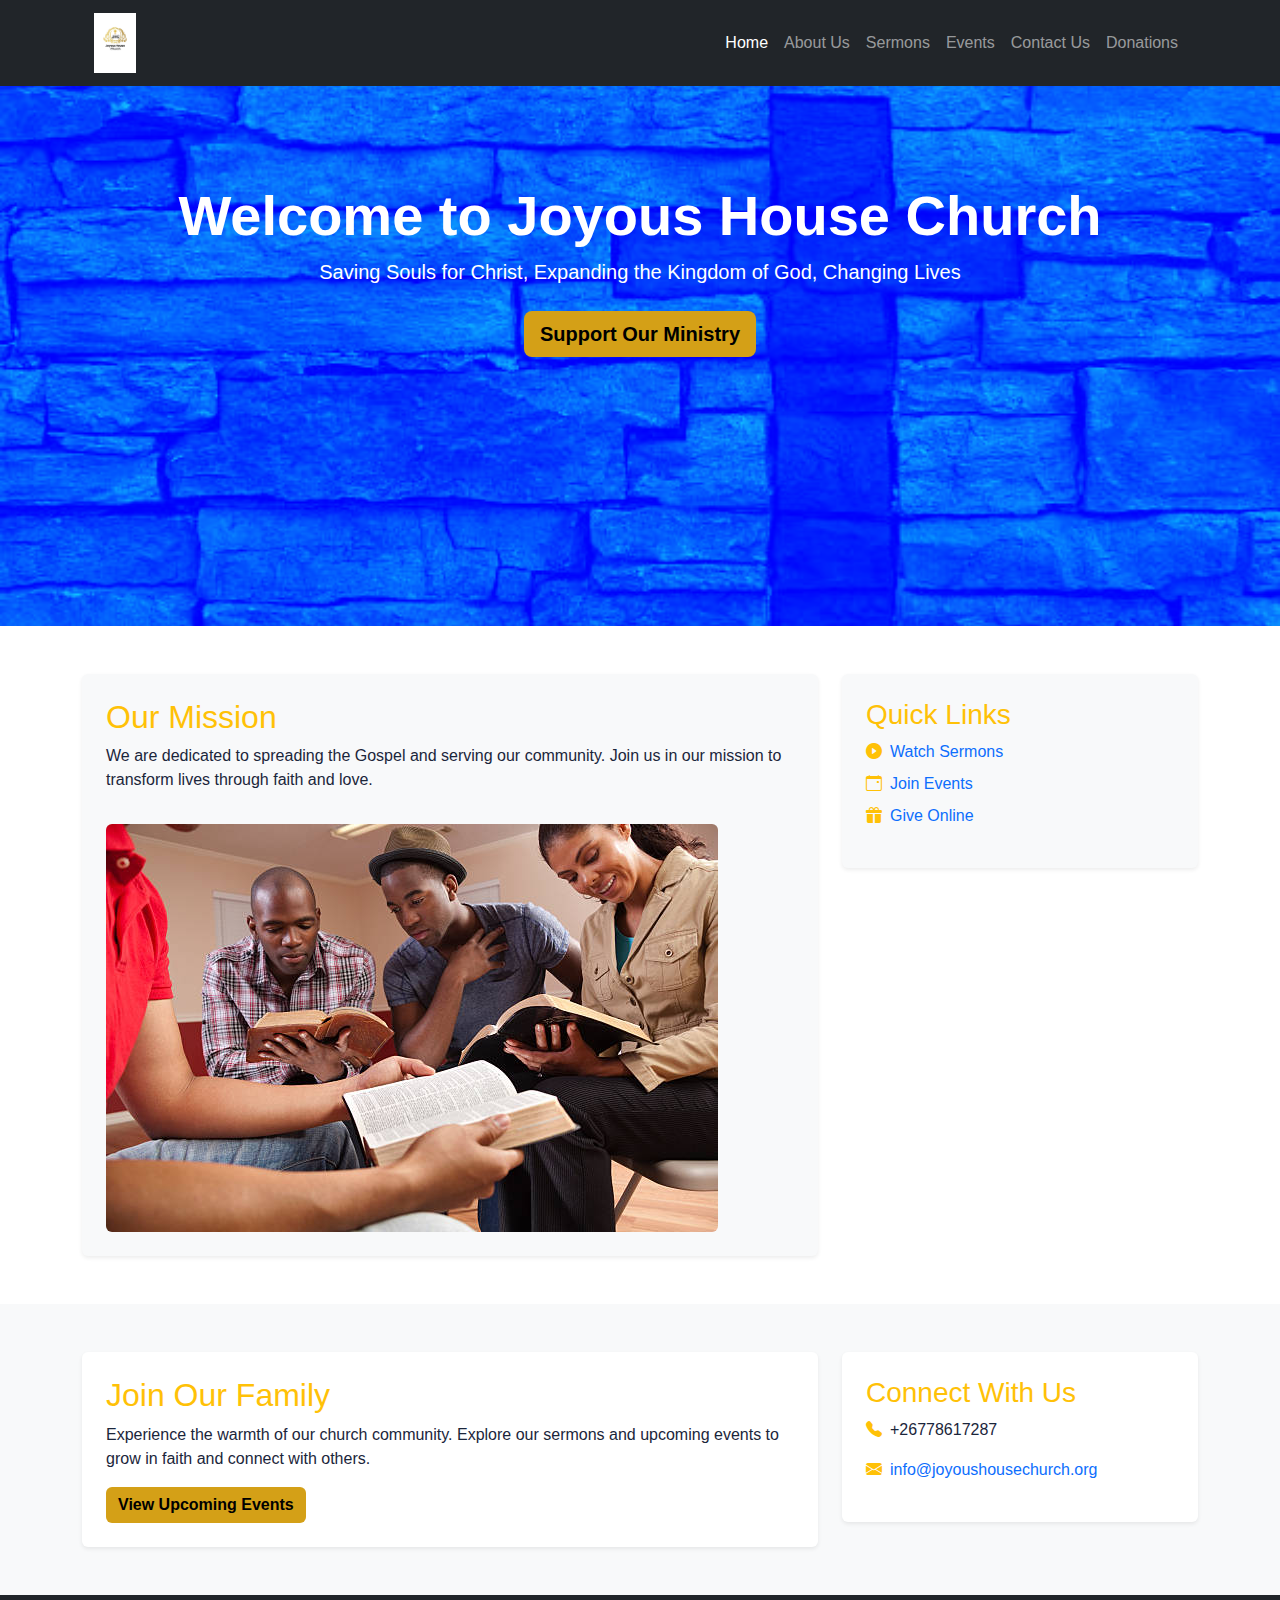
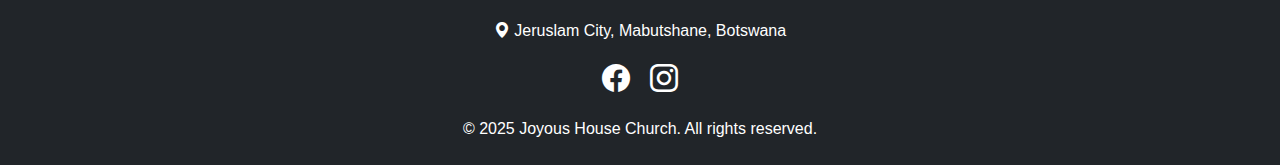
<file: index.html>
<!DOCTYPE html>
<html lang="en">
<head>
    <meta charset="UTF-8">
    <meta name="viewport" content="width=device-width, initial-scale=1.0">
    <title>Joyous House Church</title>
    
    <link href="https://cdn.jsdelivr.net/npm/bootstrap@5.3.0/dist/css/bootstrap.min.css" rel="stylesheet">
   
    <link rel="stylesheet" href="https://cdn.jsdelivr.net/npm/bootstrap-icons@1.10.0/font/bootstrap-icons.css">
    
    <link rel="stylesheet" href="styles.css">
</head>
<body>
    
    <header class="bg-dark">
        <div class="container">
            <nav class="navbar navbar-expand-lg navbar-dark">
                <div class="container-fluid">
                    <a class="navbar-brand" href="index.html">
                        <img src="images/logo.jpg" alt="Joyous House Church Logo" height="60">
                    </a>
                    <button class="navbar-toggler" type="button" data-bs-toggle="collapse" data-bs-target="#navbarNav">
                        <span class="navbar-toggler-icon"></span>
                    </button>
                    <div class="collapse navbar-collapse" id="navbarNav">
                        <ul class="navbar-nav ms-auto">
                            <li class="nav-item"><a class="nav-link active" href="index.html">Home</a></li>
                            <li class="nav-item"><a class="nav-link" href="aboutus.html">About Us</a></li>
                            <li class="nav-item"><a class="nav-link" href="sermons.html">Sermons</a></li>
                            <li class="nav-item"><a class="nav-link" href="events.html">Events</a></li>
                            <li class="nav-item"><a class="nav-link" href="contactus.html">Contact Us</a></li>
                            <li class="nav-item"><a class="nav-link" href="donations.html">Donations</a></li>
                        </ul>
                    </div>
                </div>
            </nav>
        </div>
    </header>

   
    <section class="hero bg-primary text-white text-center py-5" style="background: url('images/hero-bg.jpg') no-repeat center center/cover;">
        <div class="container py-5">
            <h1 class="display-4 fw-bold">Welcome to Joyous House Church</h1>
            <p class="lead mb-4">Saving Souls for Christ, Expanding the Kingdom of God, Changing Lives</p>
            <a href="donations.html" class="btn btn-warning btn-lg">Support Our Ministry</a>
        </div>
    </section>
    <section class="mission py-5">
        <div class="container">
            <div class="row g-4">
                <div class="col-lg-8">
                    <div class="p-4 bg-light rounded shadow-sm">
                        <h2 class="text-warning">Our Mission</h2>
                        <p>We are dedicated to spreading the Gospel and serving our community. Join us in our mission to transform lives through faith and love.</p>
                        <img src="images/community.jpg" alt="Community Gathering" class="img-fluid rounded mt-3">
                    </div>
                </div>
                <aside class="col-lg-4">
                    <div class="p-4 bg-light rounded shadow-sm">
                        <h3 class="text-warning">Quick Links</h3>
                        <ul class="list-unstyled">
                            <li class="mb-2"><a href="sermons.html" class="text-decoration-none"><i class="bi bi-play-circle-fill text-warning me-2"></i>Watch Sermons</a></li>
                            <li class="mb-2"><a href="events.html" class="text-decoration-none"><i class="bi bi-calendar-event text-warning me-2"></i>Join Events</a></li>
                            <li><a href="donations.html" class="text-decoration-none"><i class="bi bi-gift-fill text-warning me-2"></i>Give Online</a></li>
                        </ul>
                    </div>
                </aside>
            </div>
        </div>
    </section>
    <section class="welcome py-5 bg-light">
        <div class="container">
            <div class="row g-4">
                <div class="col-lg-8">
                    <div class="p-4 bg-white rounded shadow-sm">
                        <h2 class="text-warning">Join Our Family</h2>
                        <p>Experience the warmth of our church community. Explore our sermons and upcoming events to grow in faith and connect with others.</p>
                        <a href="events.html" class="btn btn-warning">View Upcoming Events</a>
                    </div>
                </div>
                <aside class="col-lg-4">
                    <div class="p-4 bg-white rounded shadow-sm">
                        <h3 class="text-warning">Connect With Us</h3>
                        <p><i class="bi bi-telephone-fill text-warning me-2"></i>+26778617287</p>
                        <p><i class="bi bi-envelope-fill text-warning me-2"></i><a href="mailto:info@joyoushousechurch.org" class="text-decoration-none">info@joyoushousechurch.org</a></p>
                    </div>
                </aside>
            </div>
        </div>
    </section>

    
    <footer class="bg-dark text-white py-4">
        <div class="container text-center">
            <p><i class="bi bi-geo-alt-fill"></i> Jeruslam City, Mabutshane, Botswana</p>
            <div class="socials my-3">
                <a href="https://facebook.com" target="_blank" class="text-white mx-2"><i class="bi bi-facebook fs-3"></i></a>
                <a href="https://instagram.com" target="_blank" class="text-white mx-2"><i class="bi bi-instagram fs-3"></i></a>
            </div>
            <p class="mb-0">© 2025 Joyous House Church. All rights reserved.</p>
        </div>
    </footer>
    <script src="https://cdn.jsdelivr.net/npm/bootstrap@5.3.0/dist/js/bootstrap.bundle.min.js"></script>
    <script src="scripts.js"></script>
</body>
</html>
</html>
</file>
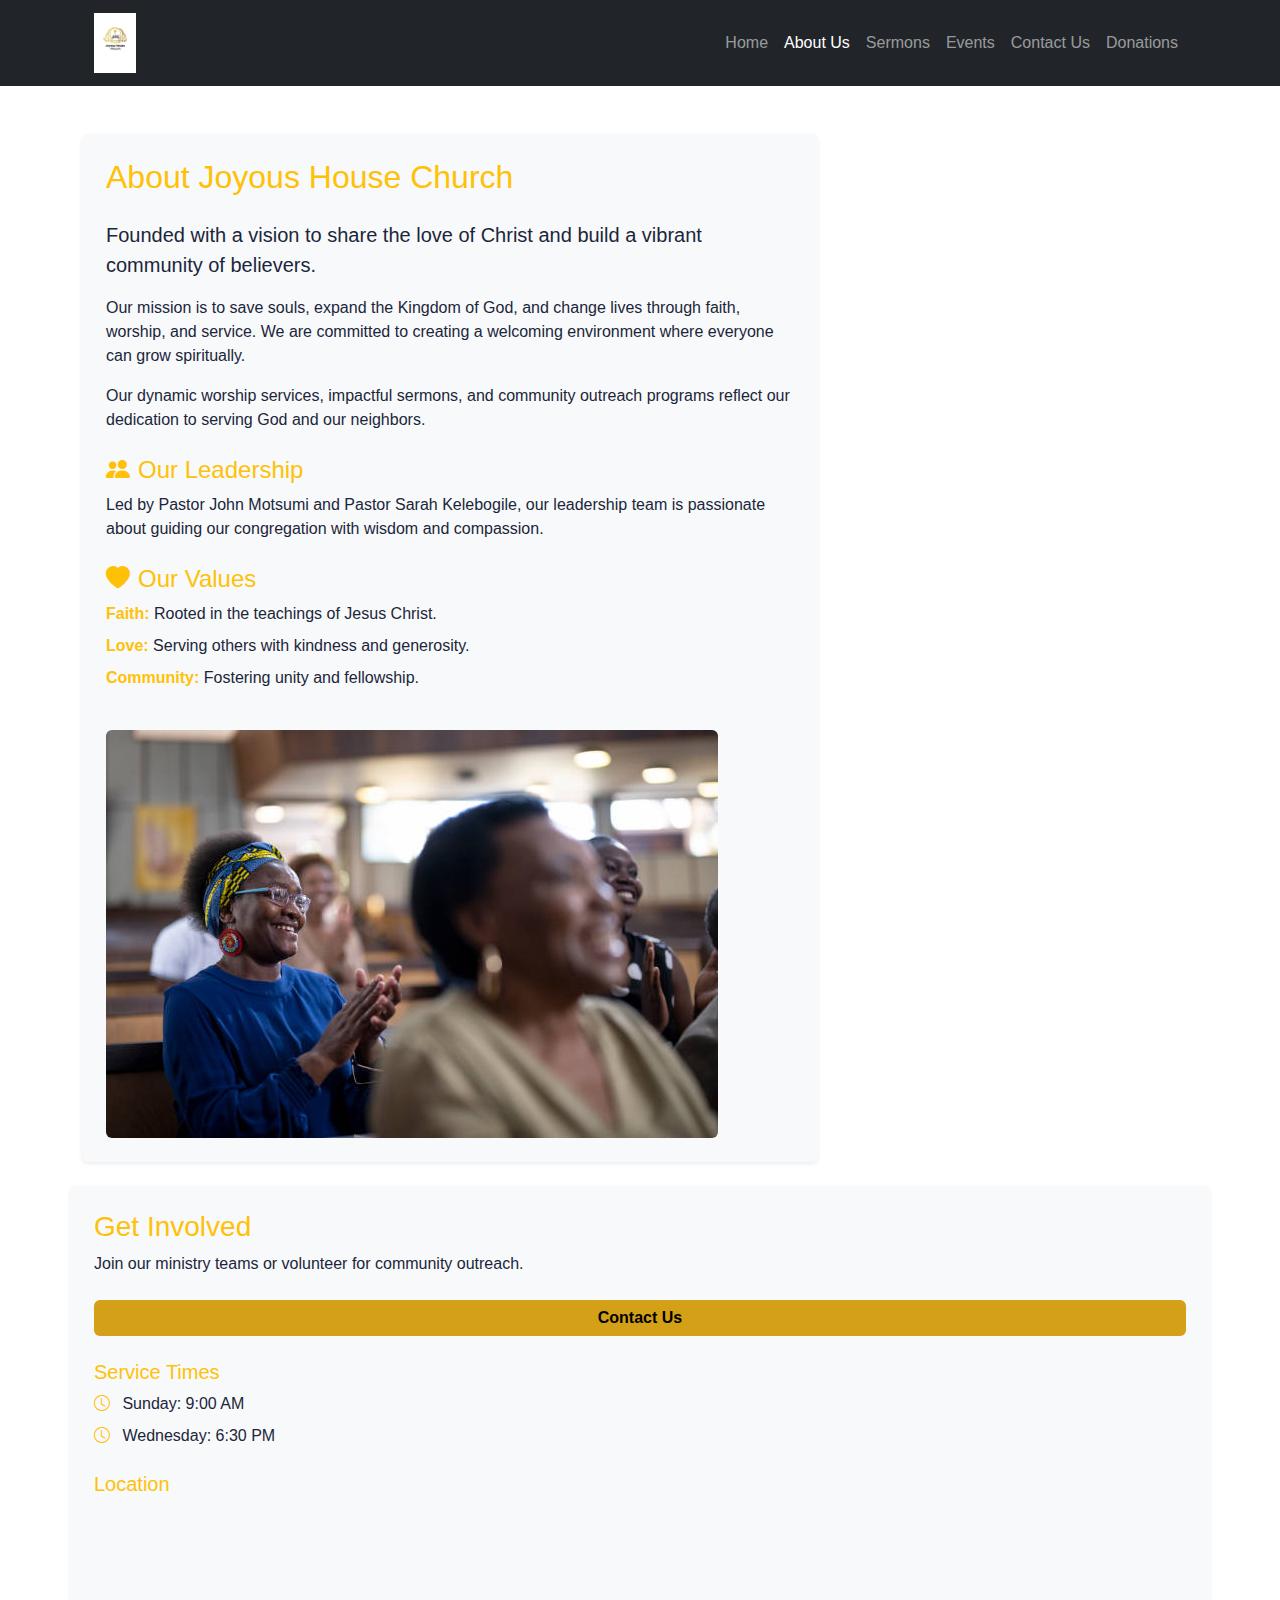
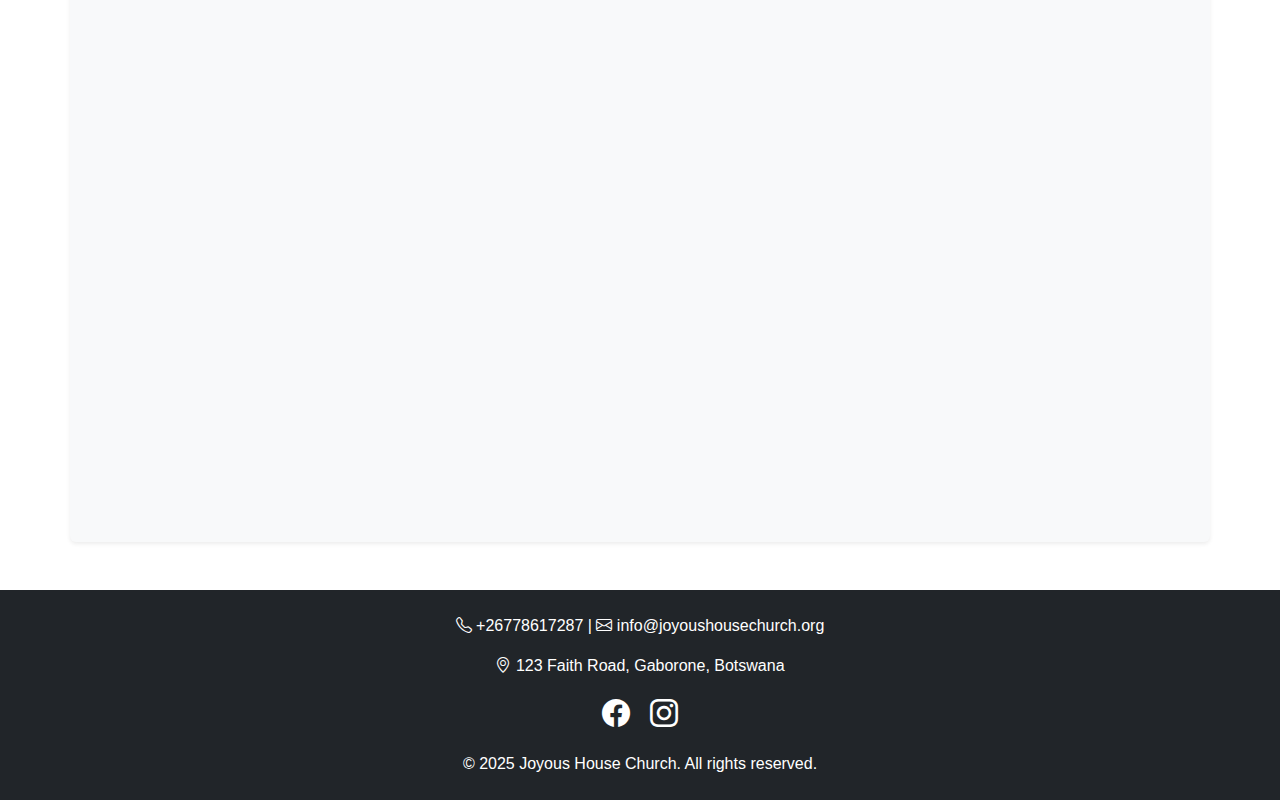
<file: aboutus.html>
<!DOCTYPE html>
<html lang="en">
<head>
    <meta charset="UTF-8">
    <meta name="viewport" content="width=device-width, initial-scale=1.0">
    <title>About Us - Joyous House Church</title>
   
    <link href="https://cdn.jsdelivr.net/npm/bootstrap@5.3.0/dist/css/bootstrap.min.css" rel="stylesheet">
   
    <link rel="stylesheet" href="https://cdn.jsdelivr.net/npm/bootstrap-icons@1.10.0/font/bootstrap-icons.css">
   
    <link rel="stylesheet" href="styles.css">
</head>
<body>
   
    <header class="bg-dark sticky-top">
        <div class="container">
            <nav class="navbar navbar-expand-lg navbar-dark">
                <div class="container-fluid">
                    <a class="navbar-brand" href="index.html">
                        <img src="images/logo.jpg" alt="Joyous House Church Logo" height="60">
                    </a>
                    <button class="navbar-toggler" type="button" data-bs-toggle="collapse" data-bs-target="#navbarNav">
                        <span class="navbar-toggler-icon"></span>
                    </button>
                    <div class="collapse navbar-collapse" id="navbarNav">
                        <ul class="navbar-nav ms-auto">
                            <li class="nav-item"><a class="nav-link" href="index.html">Home</a></li>
                            <li class="nav-item"><a class="nav-link active" href="aboutus.html">About Us</a></li>
                            <li class="nav-item"><a class="nav-link" href="sermons.html">Sermons</a></li>
                            <li class="nav-item"><a class="nav-link" href="events.html">Events</a></li>
                            <li class="nav-item"><a class="nav-link" href="contactus.html">Contact Us</a></li>
                            <li class="nav-item"><a class="nav-link" href="donations.html">Donations</a></li>
                        </ul>
                    </div>
                </div>
            </nav>
        </div>
    </header>

    <main class="py-5">
        <section class="about-content">
            <div class="container">
                <div class="row g-4">
                   
                    <div class="col-lg-8">
                        <div class="p-4 bg-light rounded shadow-sm">
                            <h2 class="text-warning mb-4">About Joyous House Church</h2>
                            <p class="lead">Founded with a vision to share the love of Christ and build a vibrant community of believers.</p>
                            
                            <div class="mb-4">
                                <p>Our mission is to save souls, expand the Kingdom of God, and change lives through faith, worship, and service. We are committed to creating a welcoming environment where everyone can grow spiritually.</p>
                                <p>Our dynamic worship services, impactful sermons, and community outreach programs reflect our dedication to serving God and our neighbors.</p>
                            </div>

                            <div class="mb-4">
                                <h3 class="text-warning h4"><i class="bi bi-people-fill me-2"></i>Our Leadership</h3>
                                <p>Led by Pastor John Motsumi and Pastor Sarah Kelebogile, our leadership team is passionate about guiding our congregation with wisdom and compassion.</p>
                            </div>

                            <div class="mb-4">
                                <h3 class="text-warning h4"><i class="bi bi-heart-fill me-2"></i>Our Values</h3>
                                <ul class="list-unstyled">
                                    <li class="mb-2"><strong class="text-warning">Faith:</strong> Rooted in the teachings of Jesus Christ.</li>
                                    <li class="mb-2"><strong class="text-warning">Love:</strong> Serving others with kindness and generosity.</li>
                                    <li><strong class="text-warning">Community:</strong> Fostering unity and fellowship.</li>
                                </ul>
                            </div>

                            <img src="images/church-service.jpg" alt="Church Service" class="img-fluid rounded mt-3">
                        </div>
                    </div
                    <aside class="col-lg-4">
                        <div class="p-4 bg-light rounded shadow-sm">
                            <h3 class="text-warning">Get Involved</h3>
                            <p class="mb-4">Join our ministry teams or volunteer for community outreach.</p>
                            <a href="contactus.html" class="btn btn-warning w-100">Contact Us</a>
                            
                            <div class="mt-4">
                                <h4 class="text-warning h5">Service Times</h4>
                                <ul class="list-unstyled">
                                    <li class="mb-2"><i class="bi bi-clock text-warning me-2"></i> Sunday: 9:00 AM</li>
                                    <li><i class="bi bi-clock text-warning me-2"></i> Wednesday: 6:30 PM</li>
                                </ul>
                            </div>
                            
                            <div class="mt-4">
                                <h4 class="text-warning h5">Location</h4>
                                <div class="ratio ratio-16x9">
                                    <iframe src="https://www.google.com/maps/embed?pb=!1m18!1m12!1m3!1d3599.123456789012!2d25.987654321!3d-24.123456789!2m3!1f0!2f0!3f0!3m2!1i1024!2i768!4f13.1!3m3!1m2!1s0x0%3A0x0!2zMjTCsDA3JzI0LjQiUyAyNcKwNTknMTUuNiJF!5e0!3m2!1sen!2sbw!4v1234567890123!5m2!1sen!2sbw" allowfullscreen="" loading="lazy"></iframe>
                                </div>
                            </div>
                        </div>
                    </aside>
                </div>
            </div>
        </section>
    </main>
    <footer class="bg-dark text-white py-4">
        <div class="container text-center">
            <p><i class="bi bi-telephone"></i> +26778617287 | <i class="bi bi-envelope"></i> info@joyoushousechurch.org</p>
            <p><i class="bi bi-geo-alt"></i> 123 Faith Road, Gaborone, Botswana</p>
            <div class="socials my-3">
                <a href="https://facebook.com" target="_blank" class="text-white mx-2"><i class="bi bi-facebook fs-3"></i></a>
                <a href="https://instagram.com" target="_blank" class="text-white mx-2"><i class="bi bi-instagram fs-3"></i></a>
            </div>
            <p class="mb-0">© 2025 Joyous House Church. All rights reserved.</p>
        </div>
    </footer>
    <script src="https://cdn.jsdelivr.net/npm/bootstrap@5.3.0/dist/js/bootstrap.bundle.min.js"></script>
    <script src="scripts.js"></script>
</body>
</html>
</file>
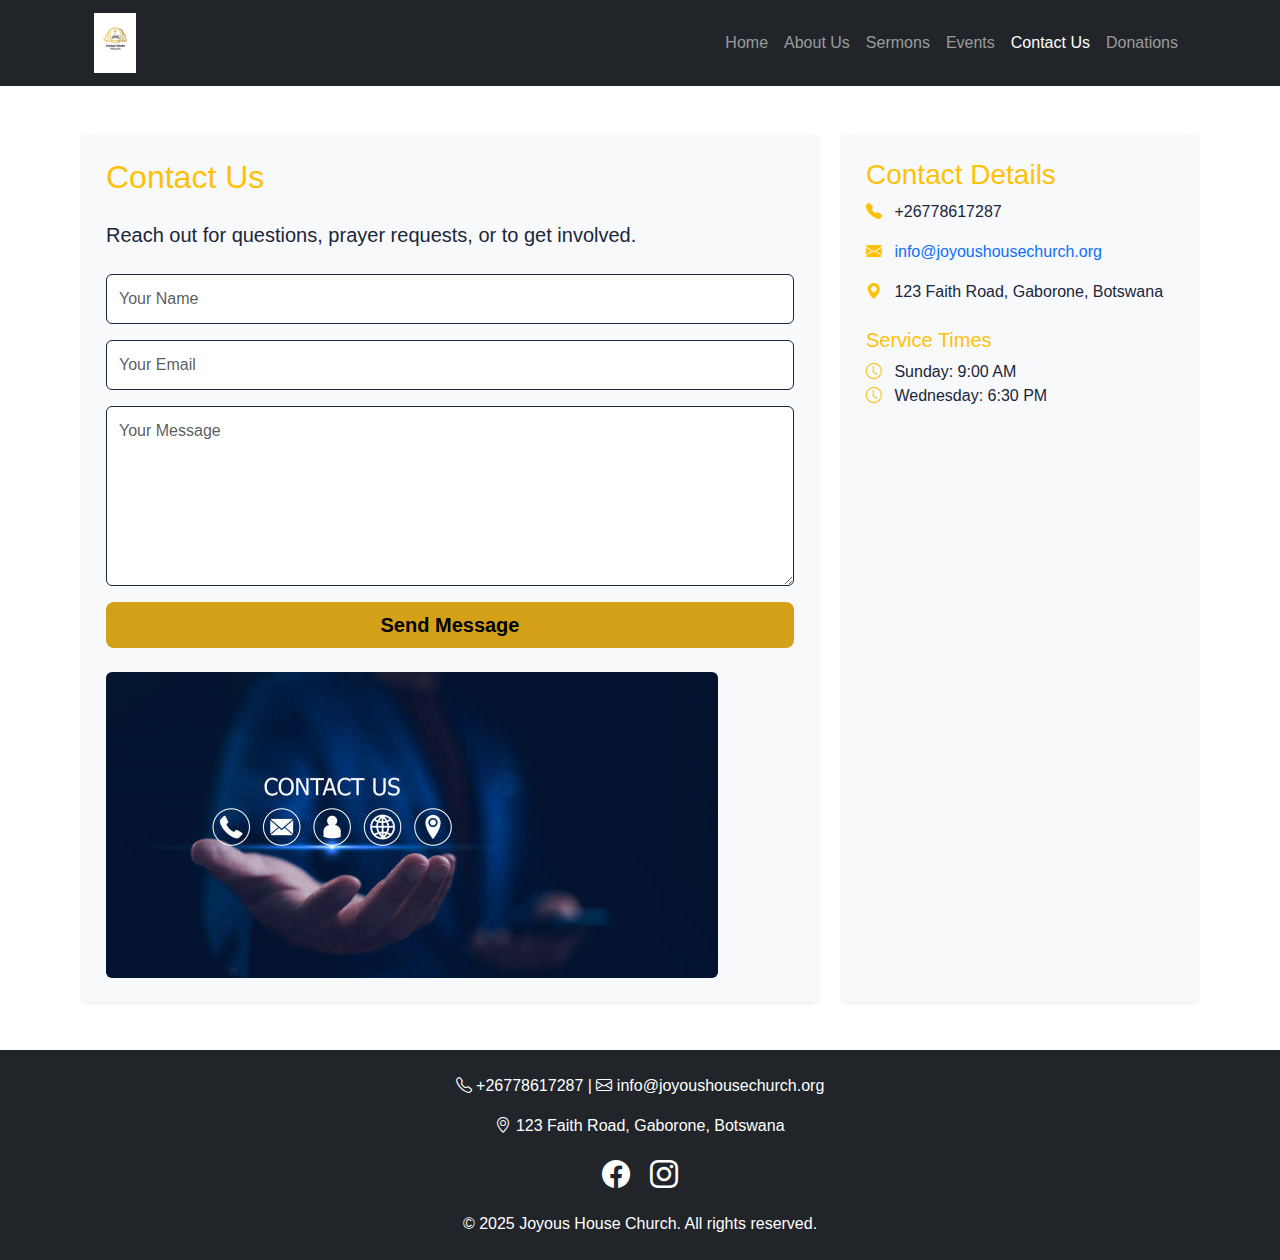
<file: contactus.html>
<!DOCTYPE html>
<html lang="en">
<head>
    <meta charset="UTF-8">
    <meta name="viewport" content="width=device-width, initial-scale=1.0">
    <title>Contact Us - Joyous House Church</title>
    <!-- Bootstrap CSS -->
    <link href="https://cdn.jsdelivr.net/npm/bootstrap@5.3.0/dist/css/bootstrap.min.css" rel="stylesheet">
    <!-- Bootstrap Icons -->
    <link rel="stylesheet" href="https://cdn.jsdelivr.net/npm/bootstrap-icons@1.10.0/font/bootstrap-icons.css">
    <!-- Custom CSS -->
    <link rel="stylesheet" href="styles.css">
</head>
<body>
    <!-- Bootstrap Navbar -->
    <header class="bg-dark sticky-top">
        <div class="container">
            <nav class="navbar navbar-expand-lg navbar-dark">
                <div class="container-fluid">
                    <a class="navbar-brand" href="index.html">
                        <img src="images/logo.jpg" alt="Joyous House Church Logo" height="60">
                    </a>
                    <button class="navbar-toggler" type="button" data-bs-toggle="collapse" data-bs-target="#navbarNav">
                        <span class="navbar-toggler-icon"></span>
                    </button>
                    <div class="collapse navbar-collapse" id="navbarNav">
                        <ul class="navbar-nav ms-auto">
                            <li class="nav-item"><a class="nav-link" href="index.html">Home</a></li>
                            <li class="nav-item"><a class="nav-link" href="aboutus.html">About Us</a></li>
                            <li class="nav-item"><a class="nav-link" href="sermons.html">Sermons</a></li>
                            <li class="nav-item"><a class="nav-link" href="events.html">Events</a></li>
                            <li class="nav-item"><a class="nav-link active" href="contactus.html">Contact Us</a></li>
                            <li class="nav-item"><a class="nav-link" href="donations.html">Donations</a></li>
                        </ul>
                    </div>
                </div>
            </nav>
        </div>
    </header>

    <main class="py-5">
        <section class="contact-form">
            <div class="container">
                <div class="row g-4">
                    <!-- Main Content -->
                    <div class="col-lg-8">
                        <div class="p-4 bg-light rounded shadow-sm">
                            <h2 class="text-warning mb-4">Contact Us</h2>
                            <p class="lead mb-4">Reach out for questions, prayer requests, or to get involved.</p>
                            
                            <!-- Contact Form -->
                            <form class="needs-validation" novalidate>
                                <div class="mb-3">
                                    <input type="text" class="form-control" name="name" placeholder="Your Name" required>
                                </div>
                                
                                <div class="mb-3">
                                    <input type="email" class="form-control" name="email" placeholder="Your Email" required>
                                </div>
                                
                                <div class="mb-3">
                                    <textarea class="form-control" name="message" rows="5" placeholder="Your Message" required></textarea>
                                </div>
                                
                                <button type="submit" class="btn btn-warning btn-lg w-100">Send Message</button>
                            </form>
                            
                            <img src="images/contact.jpg" alt="Contact Us" class="img-fluid rounded mt-4">
                        </div>
                    </div>
                    
                    <!-- Sidebar -->
                    <aside class="col-lg-4">
                        <div class="p-4 bg-light rounded shadow-sm h-100">
                            <h3 class="text-warning">Contact Details</h3>
                            <ul class="list-unstyled">
                                <li class="mb-3">
                                    <i class="bi bi-telephone-fill text-warning me-2"></i>
                                    +26778617287
                                </li>
                                <li class="mb-3">
                                    <i class="bi bi-envelope-fill text-warning me-2"></i>
                                    <a href="mailto:info@joyoushousechurch.org" class="text-decoration-none">info@joyoushousechurch.org</a>
                                </li>
                                <li>
                                    <i class="bi bi-geo-alt-fill text-warning me-2"></i>
                                    123 Faith Road, Gaborone, Botswana
                                </li>
                            </ul>
                            <div class="mt-4">
                                <h4 class="text-warning h5">Service Times</h4>
                                <ul class="list-unstyled">
                                    <li><i class="bi bi-clock text-warning me-2"></i> Sunday: 9:00 AM</li>
                                    <li><i class="bi bi-clock text-warning me-2"></i> Wednesday: 6:30 PM</li>
                                </ul>
                            </div>
                        </div>
                    </aside>
                </div>
            </div>
        </section>
    </main>

    <!-- Footer -->
    <footer class="bg-dark text-white py-4">
        <div class="container text-center">
            <p><i class="bi bi-telephone"></i> +26778617287 | <i class="bi bi-envelope"></i> info@joyoushousechurch.org</p>
            <p><i class="bi bi-geo-alt"></i> 123 Faith Road, Gaborone, Botswana</p>
            <div class="socials my-3">
                <a href="https://facebook.com" target="_blank" class="text-white mx-2"><i class="bi bi-facebook fs-3"></i></a>
                <a href="https://instagram.com" target="_blank" class="text-white mx-2"><i class="bi bi-instagram fs-3"></i></a>
            </div>
            <p class="mb-0">© 2025 Joyous House Church. All rights reserved.</p>
        </div>
    </footer>

    <!-- Bootstrap JS with Form Validation -->
    <script src="https://cdn.jsdelivr.net/npm/bootstrap@5.3.0/dist/js/bootstrap.bundle.min.js"></script>
    <script>
    // Form validation
    (() => {
        'use strict'
        const forms = document.querySelectorAll('.needs-validation')
        Array.from(forms).forEach(form => {
            form.addEventListener('submit', event => {
                if (!form.checkValidity()) {
                    event.preventDefault()
                    event.stopPropagation()
                }
                form.classList.add('was-validated')
            }, false)
        })
    })()
    </script>
    <script src="scripts.js"></script>
</body>
</html>
</file>
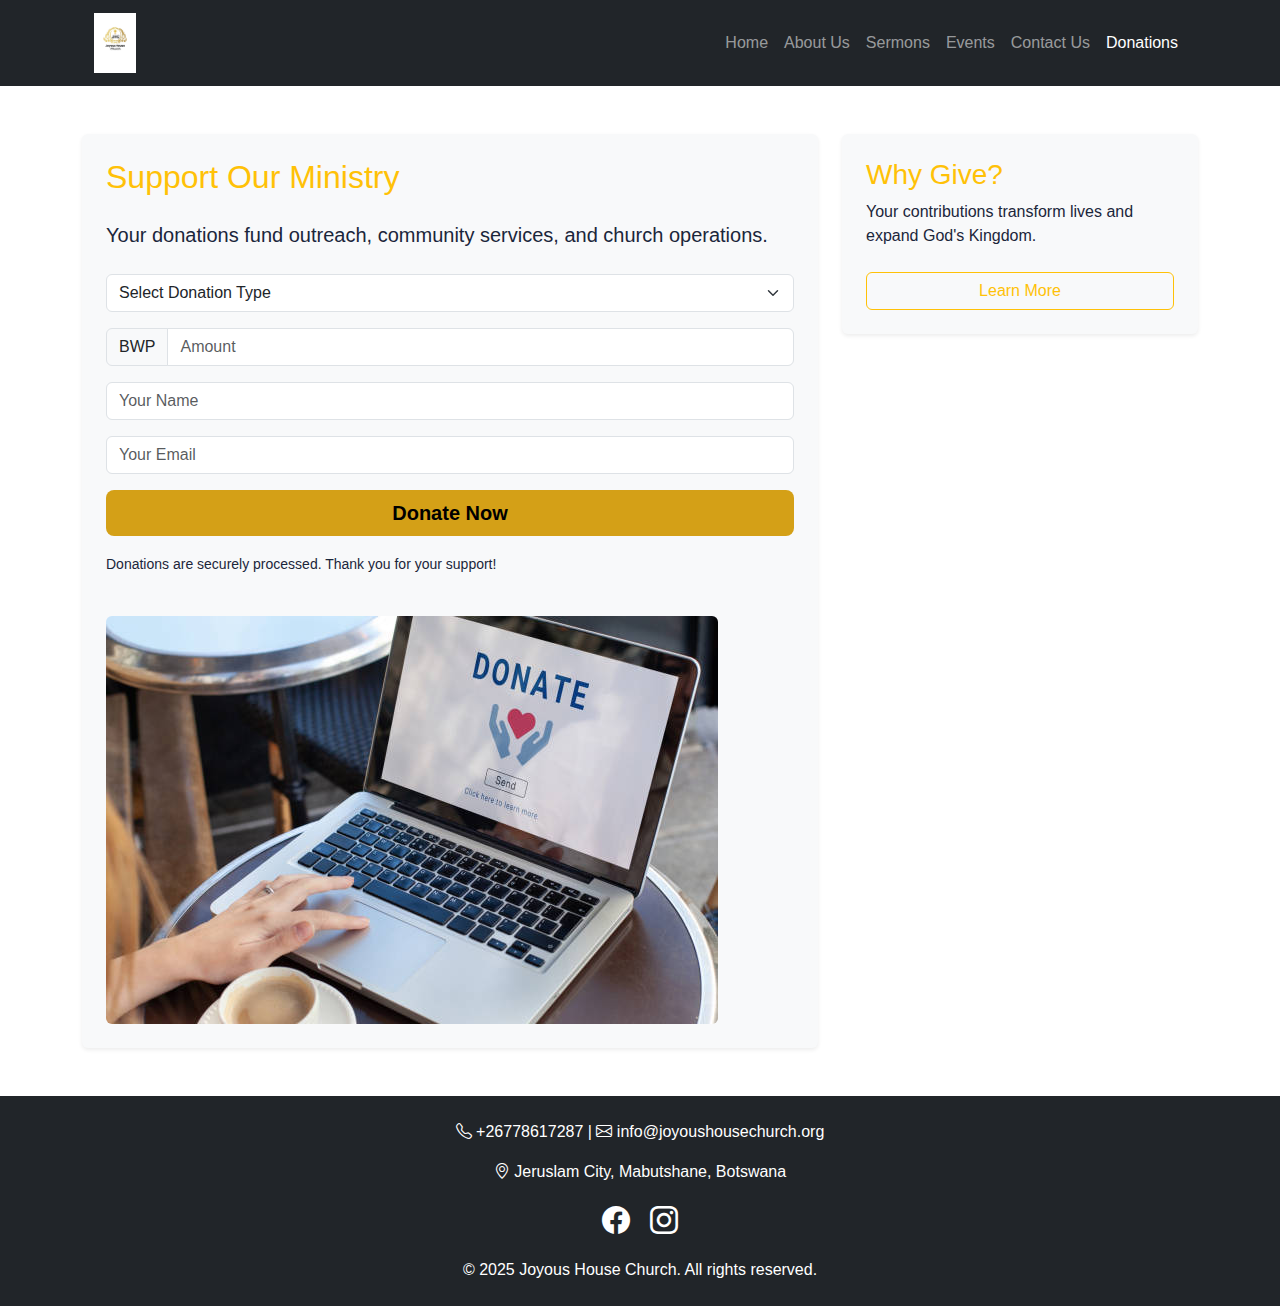
<file: donations.html>
<!DOCTYPE html>
<html lang="en">
<head>
    <meta charset="UTF-8">
    <meta name="viewport" content="width=device-width, initial-scale=1.0">
    <title>Donations - Joyous House Church</title>
    <!-- Bootstrap CSS -->
    <link href="https://cdn.jsdelivr.net/npm/bootstrap@5.3.0/dist/css/bootstrap.min.css" rel="stylesheet">
    <!-- Bootstrap Icons -->
    <link rel="stylesheet" href="https://cdn.jsdelivr.net/npm/bootstrap-icons@1.10.0/font/bootstrap-icons.css">
    <!-- Custom CSS -->
    <link rel="stylesheet" href="styles.css">
</head>
<body>
    <!-- Bootstrap Navbar -->
    <header class="bg-dark sticky-top">
        <div class="container">
            <nav class="navbar navbar-expand-lg navbar-dark">
                <div class="container-fluid">
                    <a class="navbar-brand" href="index.html">
                        <img src="images/logo.jpg" alt="Joyous House Church Logo" height="60">
                    </a>
                    <button class="navbar-toggler" type="button" data-bs-toggle="collapse" data-bs-target="#navbarNav">
                        <span class="navbar-toggler-icon"></span>
                    </button>
                    <div class="collapse navbar-collapse" id="navbarNav">
                        <ul class="navbar-nav ms-auto">
                            <li class="nav-item"><a class="nav-link" href="index.html">Home</a></li>
                            <li class="nav-item"><a class="nav-link" href="aboutus.html">About Us</a></li>
                            <li class="nav-item"><a class="nav-link" href="sermons.html">Sermons</a></li>
                            <li class="nav-item"><a class="nav-link" href="events.html">Events</a></li>
                            <li class="nav-item"><a class="nav-link" href="contactus.html">Contact Us</a></li>
                            <li class="nav-item"><a class="nav-link active" href="donations.html">Donations</a></li>
                        </ul>
                    </div>
                </div>
            </nav>
        </div>
    </header>

    <main class="py-5">
        <section class="donation-form">
            <div class="container">
                <div class="row g-4">
                    <!-- Main Content -->
                    <div class="col-lg-8">
                        <div class="p-4 bg-light rounded shadow-sm">
                            <h2 class="text-warning mb-4">Support Our Ministry</h2>
                            <p class="lead mb-4">Your donations fund outreach, community services, and church operations.</p>
                            
                            <!-- Donation Form -->
                            <form class="needs-validation" novalidate>
                                <div class="mb-3">
                                    <select class="form-select" name="donation-type" required>
                                        <option value="" disabled selected>Select Donation Type</option>
                                        <option value="tithe">Tithe</option>
                                        <option value="offering">Offering</option>
                                        <option value="special">Special Donation</option>
                                    </select>
                                </div>
                                
                                <div class="mb-3">
                                    <div class="input-group">
                                        <span class="input-group-text">BWP</span>
                                        <input type="number" class="form-control" name="amount" placeholder="Amount" required min="1">
                                    </div>
                                </div>
                                
                                <div class="mb-3">
                                    <input type="text" class="form-control" name="name" placeholder="Your Name" required>
                                </div>
                                
                                <div class="mb-3">
                                    <input type="email" class="form-control" name="email" placeholder="Your Email" required>
                                </div>
                                
                                <button type="submit" class="btn btn-warning btn-lg w-100">Donate Now</button>
                            </form>
                            
                            <p class="mt-3"><small>Donations are securely processed. Thank you for your support!</small></p>
                            <img src="images/donation.jpg" alt="Donation Support" class="img-fluid rounded mt-4">
                        </div>
                    </div>
                    
                    <!-- Sidebar -->
                    <aside class="col-lg-4">
                        <div class="p-4 bg-light rounded shadow-sm">
                            <h3 class="text-warning">Why Give?</h3>
                            <p class="mb-4">Your contributions transform lives and expand God's Kingdom.</p>
                            <a href="aboutus.html" class="btn btn-outline-warning w-100">Learn More</a>
                        </div>
                    </aside>
                </div>
            </div>
        </section>
    </main>

    <!-- Footer -->
    <footer class="bg-dark text-white py-4">
        <div class="container text-center">
            <p><i class="bi bi-telephone"></i> +26778617287 | <i class="bi bi-envelope"></i> info@joyoushousechurch.org</p>
            <p><i class="bi bi-geo-alt"></i> Jeruslam City, Mabutshane, Botswana</p>
            <div class="socials my-3">
                <a href="https://facebook.com" target="_blank" class="text-white mx-2"><i class="bi bi-facebook fs-3"></i></a>
                <a href="https://instagram.com" target="_blank" class="text-white mx-2"><i class="bi bi-instagram fs-3"></i></a>
            </div>
            <p class="mb-0">© 2025 Joyous House Church. All rights reserved.</p>
        </div>
    </footer>

    <!-- Bootstrap JS with Form Validation -->
    <script src="https://cdn.jsdelivr.net/npm/bootstrap@5.3.0/dist/js/bootstrap.bundle.min.js"></script>
    <script>
    // Form validation
    (() => {
        'use strict'
        const forms = document.querySelectorAll('.needs-validation')
        Array.from(forms).forEach(form => {
            form.addEventListener('submit', event => {
                if (!form.checkValidity()) {
                    event.preventDefault()
                    event.stopPropagation()
                }
                form.classList.add('was-validated')
            }, false)
        })
    })()
    </script>
    <script src="scripts.js"></script>
</body>
</html>
</file>
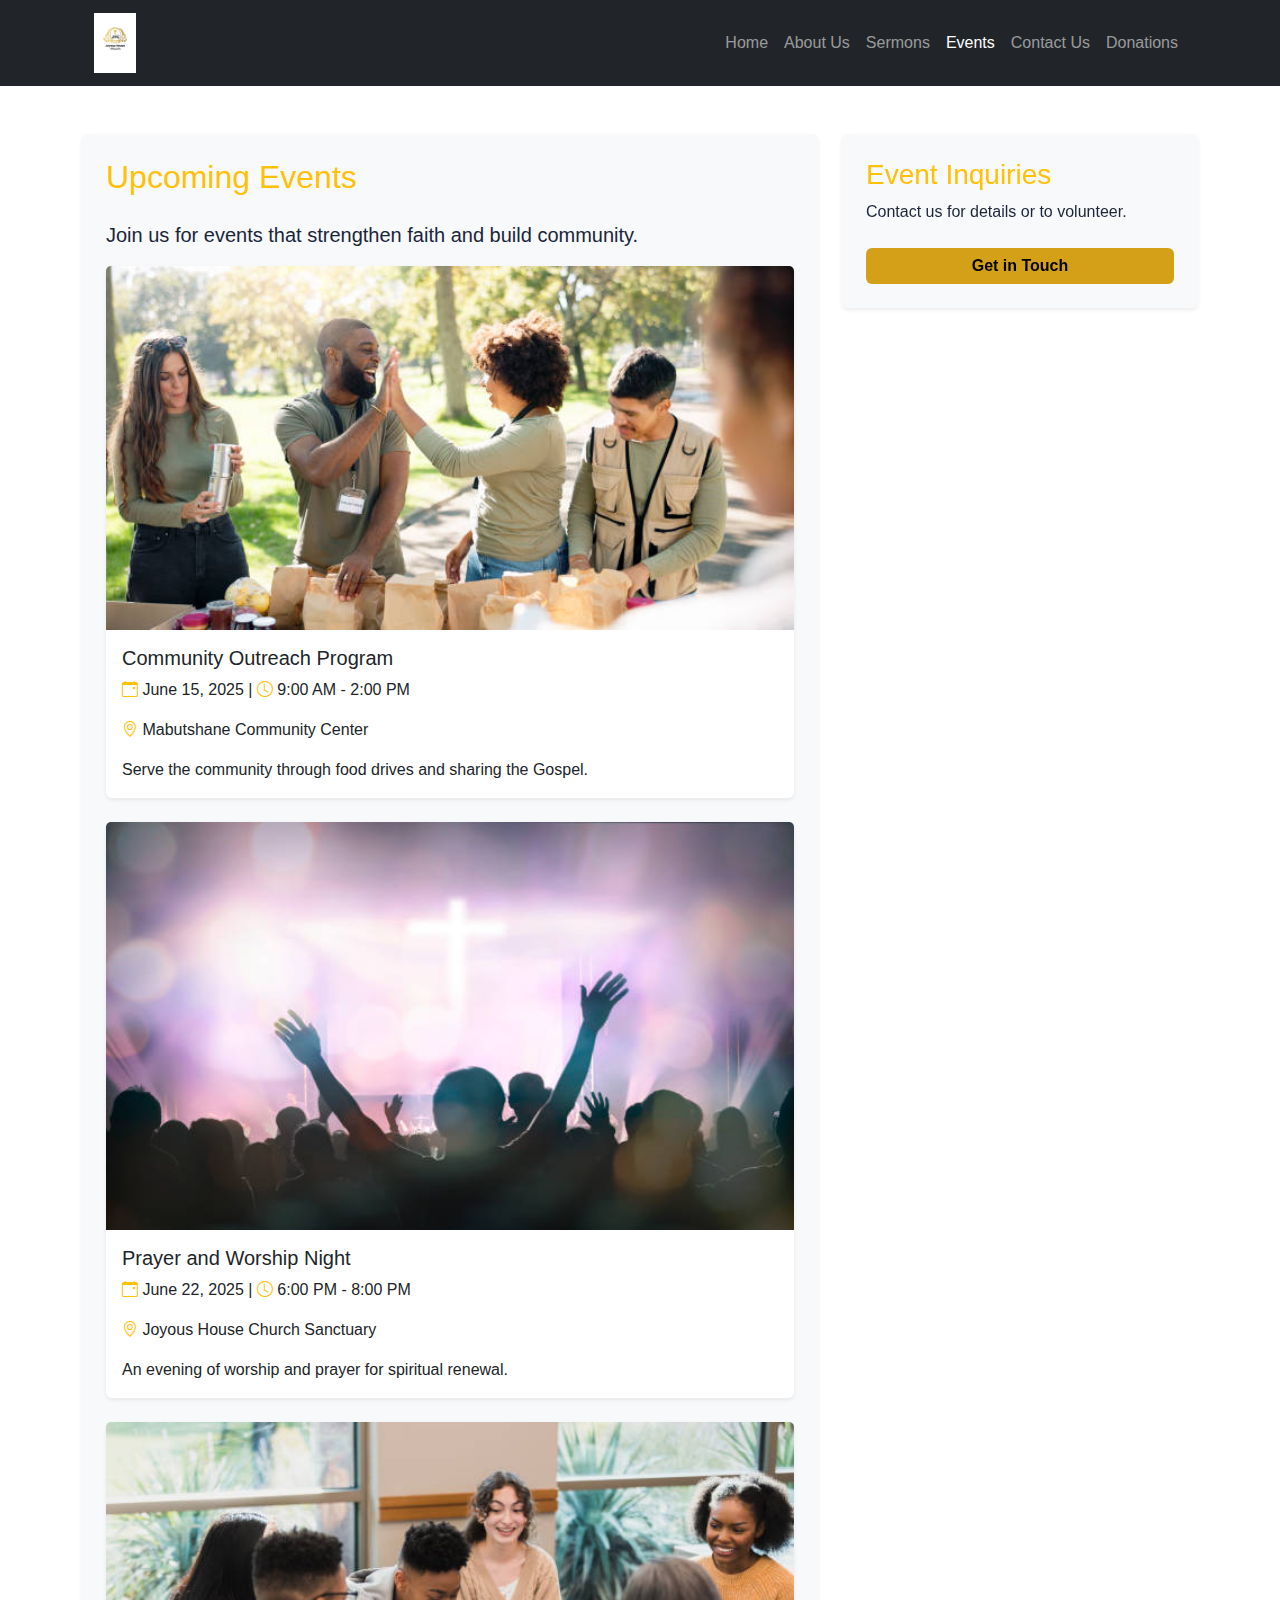
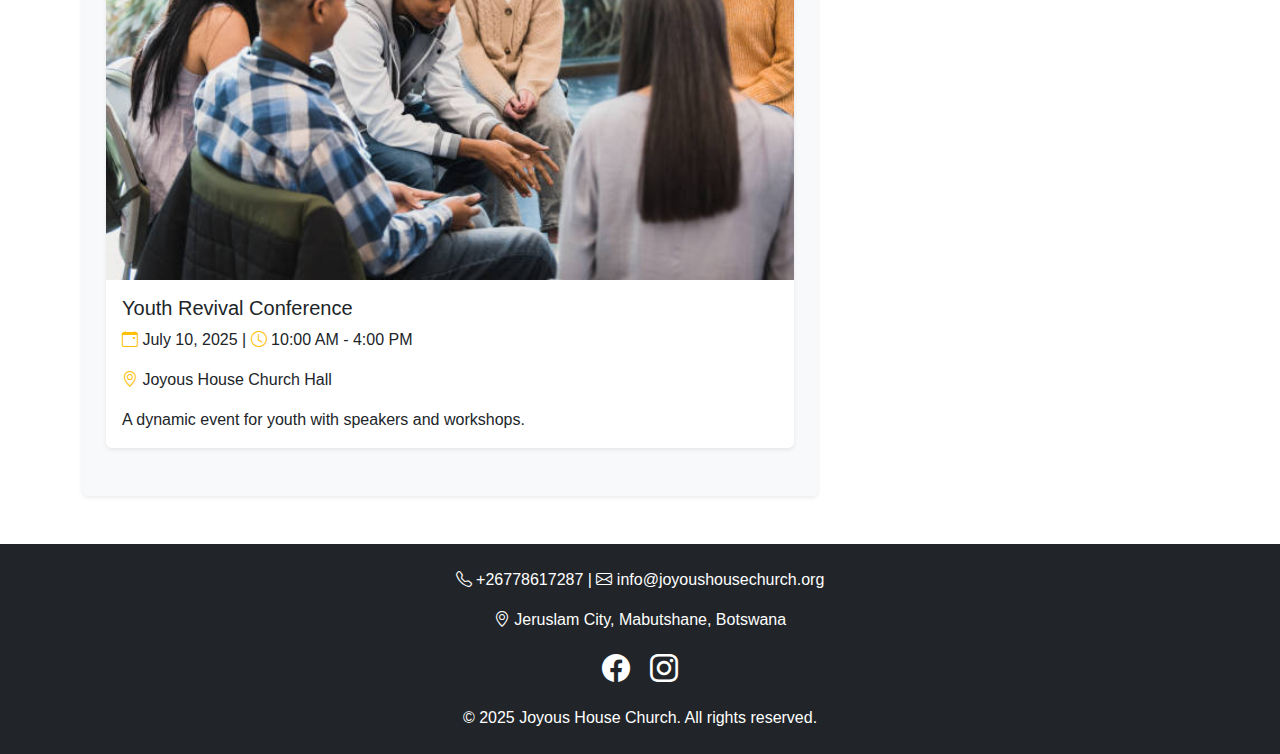
<file: events.html>
<!DOCTYPE html>
<html lang="en">
<head>
    <meta charset="UTF-8">
    <meta name="viewport" content="width=device-width, initial-scale=1.0">
    <title>Events - Joyous House Church</title>
    
    <link href="https://cdn.jsdelivr.net/npm/bootstrap@5.3.0/dist/css/bootstrap.min.css" rel="stylesheet">
   
    <link rel="stylesheet" href="https://cdn.jsdelivr.net/npm/bootstrap-icons@1.10.0/font/bootstrap-icons.css">
    
    <link rel="stylesheet" href="styles.css">
</head>
<body>
    
    <header class="bg-dark sticky-top">
        <div class="container">
            <nav class="navbar navbar-expand-lg navbar-dark">
                <div class="container-fluid">
                    <a class="navbar-brand" href="index.html">
                        <img src="images/logo.jpg" alt="Joyous House Church Logo" height="60">
                    </a>
                    <button class="navbar-toggler" type="button" data-bs-toggle="collapse" data-bs-target="#navbarNav">
                        <span class="navbar-toggler-icon"></span>
                    </button>
                    <div class="collapse navbar-collapse" id="navbarNav">
                        <ul class="navbar-nav ms-auto">
                            <li class="nav-item"><a class="nav-link" href="index.html">Home</a></li>
                            <li class="nav-item"><a class="nav-link" href="aboutus.html">About Us</a></li>
                            <li class="nav-item"><a class="nav-link" href="sermons.html">Sermons</a></li>
                            <li class="nav-item"><a class="nav-link active" href="events.html">Events</a></li>
                            <li class="nav-item"><a class="nav-link" href="contactus.html">Contact Us</a></li>
                            <li class="nav-item"><a class="nav-link" href="donations.html">Donations</a></li>
                        </ul>
                    </div>
                </div>
            </nav>
        </div>
    </header>

    <main>
        
        <section class="py-5">
            <div class="container">
                <div class="row g-4">
                   
                    <div class="col-lg-8">
                        <div class="p-4 bg-light rounded shadow-sm">
                            <h2 class="text-warning mb-4">Upcoming Events</h2>
                            <p class="lead">Join us for events that strengthen faith and build community.</p>
                            
                           
                            <div class="event-item card mb-4 border-0 shadow-sm">
                                <img src="images/outreach.jpg" class="card-img-top" alt="Community Outreach">
                                <div class="card-body">
                                    <h3 class="card-title h5">Community Outreach Program</h3>
                                    <p class="card-text"><i class="bi bi-calendar-event text-warning"></i> June 15, 2025 | <i class="bi bi-clock text-warning"></i> 9:00 AM - 2:00 PM</p>
                                    <p class="card-text"><i class="bi bi-geo-alt text-warning"></i> Mabutshane Community Center</p>
                                    <p class="card-text">Serve the community through food drives and sharing the Gospel.</p>
                                </div>
                            </div>
                            
                            <div class="event-item card mb-4 border-0 shadow-sm">
                                <img src="images/worship.jpg" class="card-img-top" alt="Worship Night">
                                <div class="card-body">
                                    <h3 class="card-title h5">Prayer and Worship Night</h3>
                                    <p class="card-text"><i class="bi bi-calendar-event text-warning"></i> June 22, 2025 | <i class="bi bi-clock text-warning"></i> 6:00 PM - 8:00 PM</p>
                                    <p class="card-text"><i class="bi bi-geo-alt text-warning"></i> Joyous House Church Sanctuary</p>
                                    <p class="card-text">An evening of worship and prayer for spiritual renewal.</p>
                                </div>
                            </div>
                            
                            <div class="event-item card mb-4 border-0 shadow-sm">
                                <img src="images/youth.jpg" class="card-img-top" alt="Youth Conference">
                                <div class="card-body">
                                    <h3 class="card-title h5">Youth Revival Conference</h3>
                                    <p class="card-text"><i class="bi bi-calendar-event text-warning"></i> July 10, 2025 | <i class="bi bi-clock text-warning"></i> 10:00 AM - 4:00 PM</p>
                                    <p class="card-text"><i class="bi bi-geo-alt text-warning"></i> Joyous House Church Hall</p>
                                    <p class="card-text">A dynamic event for youth with speakers and workshops.</p>
                                </div>
                            </div>
                        </div>
                    </div>
                    
                    <aside class="col-lg-4">
                        <div class="p-4 bg-light rounded shadow-sm sticky-top" style="top: 20px;">
                            <h3 class="text-warning">Event Inquiries</h3>
                            <p class="mb-4">Contact us for details or to volunteer.</p>
                            <a href="contactus.html" class="btn btn-warning w-100">Get in Touch</a>
                        </div>
                    </aside>
                </div>
            </div>
        </section>
    </main>

   
    <footer class="bg-dark text-white py-4">
        <div class="container text-center">
            <p><i class="bi bi-telephone"></i> +26778617287 | <i class="bi bi-envelope"></i> info@joyoushousechurch.org</p>
            <p><i class="bi bi-geo-alt"></i> Jeruslam City, Mabutshane, Botswana</p>
            <div class="socials my-3">
                <a href="https://facebook.com" target="_blank" class="text-white mx-2"><i class="bi bi-facebook fs-3"></i></a>
                <a href="https://instagram.com" target="_blank" class="text-white mx-2"><i class="bi bi-instagram fs-3"></i></a>
            </div>
            <p class="mb-0">© 2025 Joyous House Church. All rights reserved.</p>
        </div>
    </footer>

   
    <script src="https://cdn.jsdelivr.net/npm/bootstrap@5.3.0/dist/js/bootstrap.bundle.min.js"></script>
    <script src="scripts.js"></script>
</body>
</html>
</file>
<file: styles.css>
:root {
  --bs-primary: #1B263B; /* Dark blue */
  --bs-warning: #D4A017; /* Gold */
}

body {
  font-family: Arial, sans-serif;
  color: var(--bs-primary);
}

.hero {
  background: url('images/hero-bg.jpg') no-repeat center center/cover;
  background-blend-mode: overlay;
  min-height: 60vh;
}
.content-card {
  border-radius: 8px;
  box-shadow: 0 3px 10px rgba(0,0,0,0.1);
  transition: transform 0.3s ease;
}
.content-card:hover {
  transform: translateY(-5px);
}

.btn-warning {
  background-color: var(--bs-warning);
  border: none;
  font-weight: bold;
}
.btn-warning:hover {
  background-color: white;
  color: var(--bs-primary);
}

.content-image {
  border: 3px solid var(--bs-warning);
  border-radius: 8px;
}

.contact-form .form-control,
.contact-form .form-select {
  border: 1px solid var(--bs-primary);
  padding: 12px;
}
.contact-form textarea {
  min-height: 180px;
}

.map-container {
  border-radius: 8px;
  overflow: hidden;
  border: 2px solid var(--bs-warning);
}

.socials a {
  transition: all 0.3s ease;
}
.socials a:hover {
  opacity: 0.8;
  transform: scale(1.1);
}

.value-list li {
  padding: 8px 0;
  border-bottom: 1px solid rgba(0,0,0,0.1);
}

.lead-highlight {
  color: var(--bs-warning);
  font-weight: bold;
}

.donation-amount .input-group-text {
  background-color: var(--bs-primary);
  color: white;
}

.event-date {
  color: var(--bs-warning);
  font-weight: bold;
}

.sermon-card {
    transition: transform 0.3s ease;
}
.sermon-card:hover {
    transform: translateY(-5px);
}

video::-webkit-media-controls {
    background: rgba(0,0,0,0.5);
}

.page-item.active .page-link {
    background-color: var(--bs-warning);
    border-color: var(--bs-warning);
    color: white;
}

.sermon-item {
    display: none;
}
.sermon-item.active {
    display: block;
}
</file>
